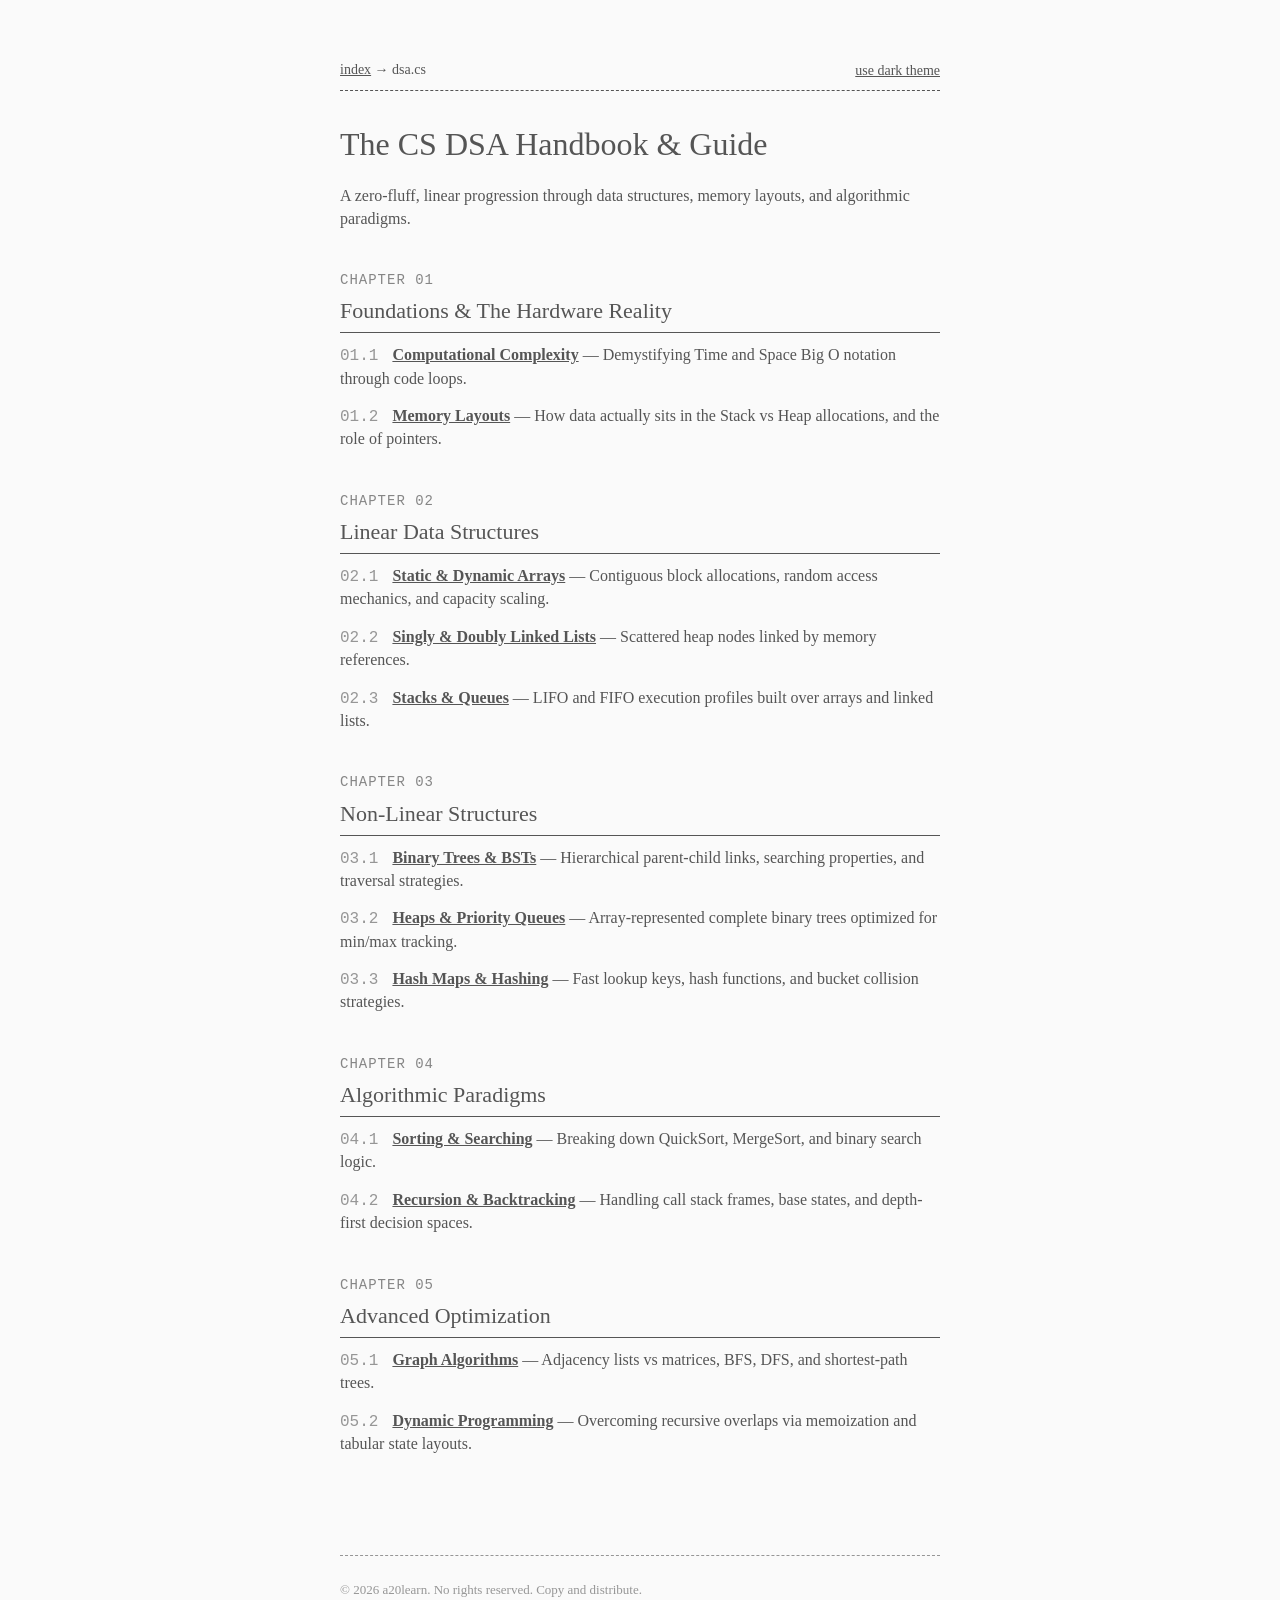
<file: src/index.html>
<!DOCTYPE html>
<html lang="en">

<head>
  <meta charset="UTF-8">
  <meta name="viewport" content="width=device-width, initial-scale=1.0">
  <title>Data Structures & Algorithms — a20learn</title>
  <!-- Points up one directory level to your shared core assets -->
  <link rel="stylesheet" href="assets/style.css">
  <style>
    /* Specific internal adjustments for reading a textbook syllabus */
    .phase-title {
      font-family: monospace;
      font-size: 14px;
      letter-spacing: 1px;
      margin-top: 40px;
      opacity: 0.7;
      text-transform: uppercase;
    }

    .syllabus-section h3 {
      margin-top: 5px;
      font-size: 22px;
      border-bottom: 1px solid var(--greyish);
      padding-bottom: 5px;
    }

    .chapter-list {
      list-style: none;
      padding-left: 0;
    }

    .chapter-list li {
      margin-bottom: 15px;
      line-height: 1.4;
    }

    .chapter-num {
      font-family: monospace;
      margin-right: 10px;
      opacity: 0.6;
    }
  </style>
</head>

<body>

  <header>
    <button class="theme-toggle" id="themeToggle">use dark theme</button>
    <nav style="font-size: 14px; margin-bottom: 30px;">
      <a href="http://a20learn.com">index</a> &rarr; <span>dsa.cs</span>
    </nav>
    <h1>The CS DSA Handbook & Guide</h1>
    <p>A zero-fluff, linear progression through data structures, memory layouts, and algorithmic paradigms.</p>
  </header>

  <main>
    <div id="syllabus">

      <!-- Chapter 01 -->
      <section class="syllabus-section">
        <div class="phase-title">Chapter 01</div>
        <h3>Foundations & The Hardware Reality</h3>
        <ul class="chapter-list">
          <li>
            <span class="chapter-num">01.1</span>
            <strong><a href="/01-1-computational-complexity">Computational Complexity</a></strong> — Demystifying Time
            and Space
            Big O notation through code loops.
          </li>
          <li>
            <span class="chapter-num">01.2</span>
            <strong><a href="book.html?ch=01-memory">Memory Layouts</a></strong> — How data actually sits in the Stack
            vs Heap allocations, and the role of pointers.
          </li>
        </ul>
      </section>

      <!-- Chapter 02 -->
      <section class="syllabus-section">
        <div class="phase-title">Chapter 02</div>
        <h3>Linear Data Structures</h3>
        <ul class="chapter-list">
          <li>
            <span class="chapter-num">02.1</span>
            <strong><a href="book.html?ch=02-arrays">Static & Dynamic Arrays</a></strong> — Contiguous block
            allocations, random access mechanics, and capacity scaling.
          </li>
          <li>
            <span class="chapter-num">02.2</span>
            <strong><a href="book.html?ch=02-linked-lists">Singly & Doubly Linked Lists</a></strong> — Scattered heap
            nodes linked by memory references.
          </li>
          <li>
            <span class="chapter-num">02.3</span>
            <strong><a href="/02-3-stacks-queues">Stacks & Queues</a></strong> — LIFO and FIFO execution
            profiles built over arrays and linked lists.
          </li>
        </ul>
      </section>

      <!-- Chapter 03 -->
      <section class="syllabus-section">
        <div class="phase-title">Chapter 03</div>
        <h3>Non-Linear Structures</h3>
        <ul class="chapter-list">
          <li>
            <span class="chapter-num">03.1</span>
            <strong><a href="book.html?ch=03-binary-trees">Binary Trees & BSTs</a></strong> — Hierarchical parent-child
            links, searching properties, and traversal strategies.
          </li>
          <li>
            <span class="chapter-num">03.2</span>
            <strong><a href="book.html?ch=03-heaps">Heaps & Priority Queues</a></strong> — Array-represented complete
            binary trees optimized for min/max tracking.
          </li>
          <li>
            <span class="chapter-num">03.3</span>
            <strong><a href="book.html?ch=03-hashing">Hash Maps & Hashing</a></strong> — Fast lookup keys, hash
            functions, and bucket collision strategies.
          </li>
        </ul>
      </section>

      <!-- Chapter 04 -->
      <section class="syllabus-section">
        <div class="phase-title">Chapter 04</div>
        <h3>Algorithmic Paradigms</h3>
        <ul class="chapter-list">
          <li>
            <span class="chapter-num">04.1</span>
            <strong><a href="book.html?ch=04-sorting">Sorting & Searching</a></strong> — Breaking down QuickSort,
            MergeSort, and binary search logic.
          </li>
          <li>
            <span class="chapter-num">04.2</span>
            <strong><a href="book.html?ch=04-recursion">Recursion & Backtracking</a></strong> — Handling call stack
            frames, base states, and depth-first decision spaces.
          </li>
        </ul>
      </section>

      <!-- Chapter 05 -->
      <section class="syllabus-section">
        <div class="phase-title">Chapter 05</div>
        <h3>Advanced Optimization</h3>
        <ul class="chapter-list">
          <li>
            <span class="chapter-num">05.1</span>
            <strong><a href="book.html?ch=05-graphs">Graph Algorithms</a></strong> — Adjacency lists vs matrices, BFS,
            DFS, and shortest-path trees.
          </li>
          <li>
            <span class="chapter-num">05.2</span>
            <strong><a href="book.html?ch=05-dynamic-programming">Dynamic Programming</a></strong> — Overcoming
            recursive overlaps via memoization and tabular state layouts.
          </li>
        </ul>
      </section>

    </div>
  </main>

  <footer>
    <p>&copy; 2026 a20learn. No rights reserved. Copy and distribute.</p>
  </footer>

  <!-- Points up one directory level to reuse your global script logic -->
  <script src="assets/main.js"></script>
</body>

</html>
</file>
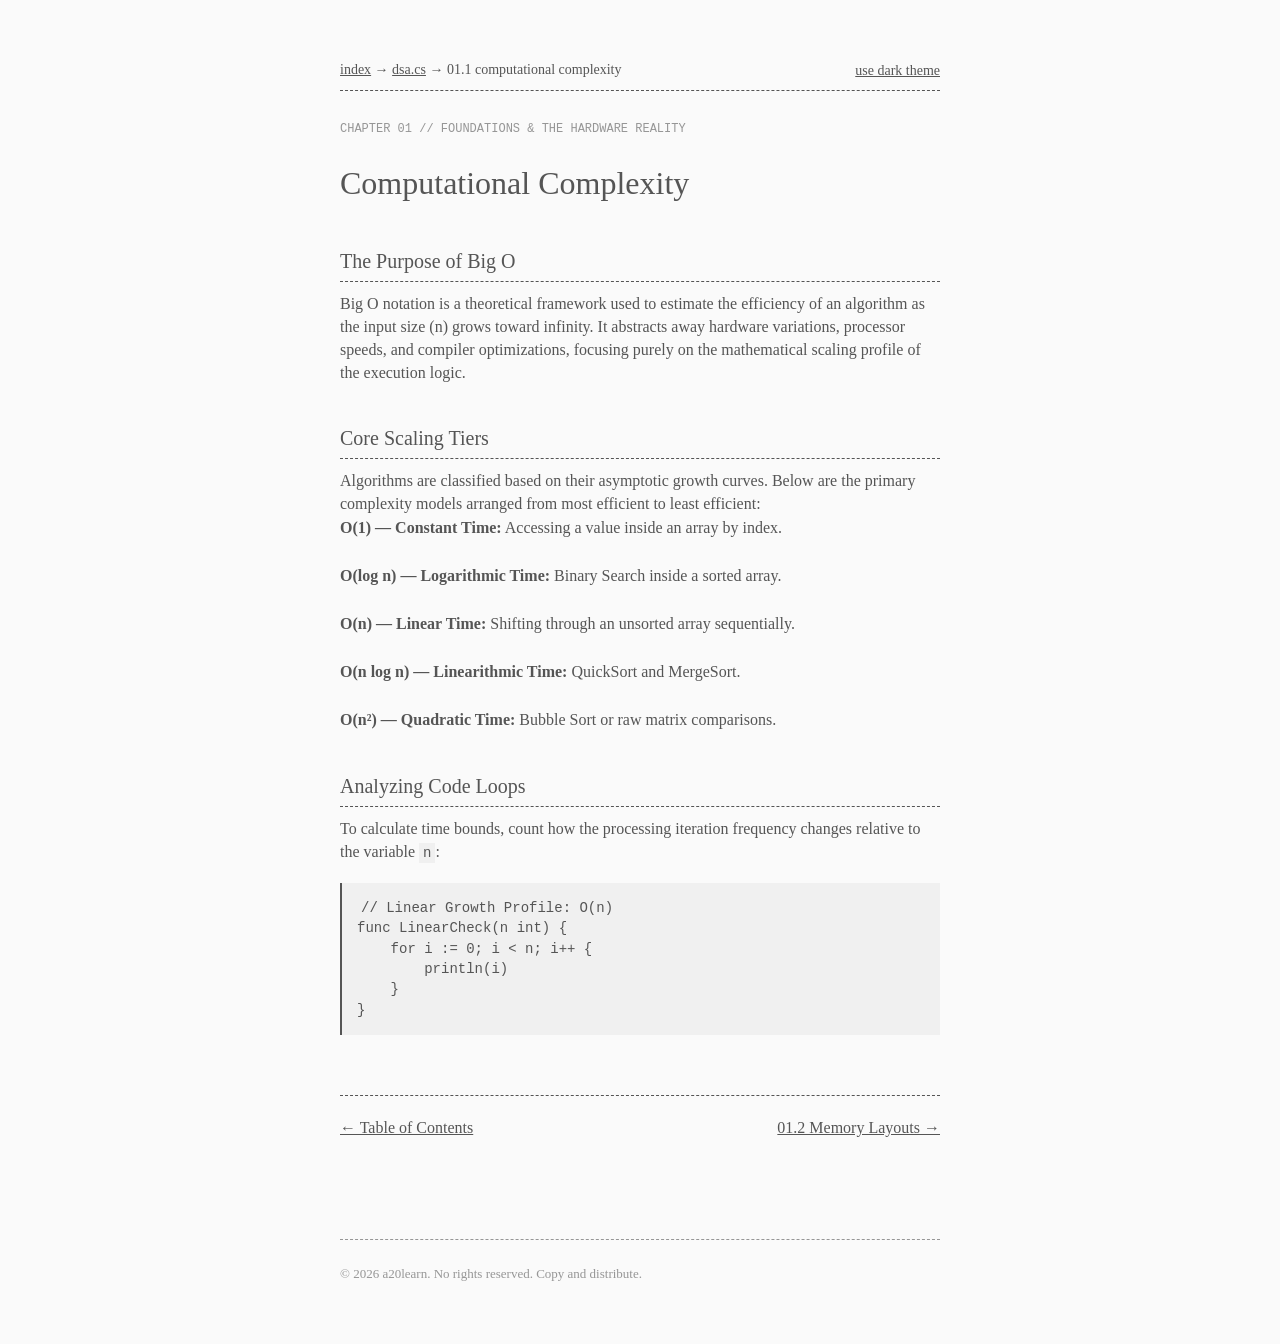
<file: src/01-1-computational-complexity/index.html>
<!DOCTYPE html>
<html lang="en">

<head>
  <meta charset="UTF-8">
  <meta name="viewport" content="width=device-width, initial-scale=1.0">
  <title>Computational Complexity — a20learn</title>
  <link rel="stylesheet" href="../assets/style.css">
</head>

<body>

  <header>
    <button class="theme-toggle" id="themeToggle">use dark theme</button>
    <nav>
      <a href="http://a20learn.com">index</a> &rarr;
      <a href="index.html">dsa.cs</a> &rarr;
      <span>01.1 computational complexity</span>
    </nav>
    <div class="phase-indicator">Chapter 01 // Foundations & The Hardware Reality</div>
    <h1>Computational Complexity</h1>
  </header>

  <main>
    <h2>The Purpose of Big O</h2>
    <p>Big O notation is a theoretical framework used to estimate the efficiency of an algorithm as the input size (n)
      grows toward infinity. It abstracts away hardware variations, processor speeds, and compiler optimizations,
      focusing purely on the mathematical scaling profile of the execution logic.</p>

    <h2>Core Scaling Tiers</h2>
    <p>Algorithms are classified based on their asymptotic growth curves. Below are the primary complexity models
      arranged from most efficient to least efficient:</p>

    <ul>
      <li><strong>O(1) — Constant Time:</strong> Accessing a value inside an array by index.</li>
      <li><strong>O(log n) — Logarithmic Time:</strong> Binary Search inside a sorted array.</li>
      <li><strong>O(n) — Linear Time:</strong> Shifting through an unsorted array sequentially.</li>
      <li><strong>O(n log n) — Linearithmic Time:</strong> QuickSort and MergeSort.</li>
      <li><strong>O(n²) — Quadratic Time:</strong> Bubble Sort or raw matrix comparisons.</li>
    </ul>

    <h2>Analyzing Code Loops</h2>
    <p>To calculate time bounds, count how the processing iteration frequency changes relative to the variable
      <code>n</code>:
    </p>

    <pre><code>// Linear Growth Profile: O(n)
func LinearCheck(n int) {
    for i := 0; i < n; i++ {
        println(i)
    }
}</code></pre>
  </main>

  <nav class="chapter-nav">
    <a href="/" id="prevLink">&larr; Table of Contents</a>
    <a href="#" id="nextLink">01.2 Memory Layouts &rarr;</a>
  </nav>

  <footer>
    <p>&copy; 2026 a20learn. No rights reserved. Copy and distribute.</p>
  </footer>

  <script src="../assets/main.js"></script>
  <script>
    document.addEventListener('keydown', (e) => {
      if (e.key === 'ArrowRight') window.location.href = "01-memory.html";
      if (e.key === 'ArrowLeft') window.location.href = "index.html";
    });
  </script>
</body>

</html>
</file>
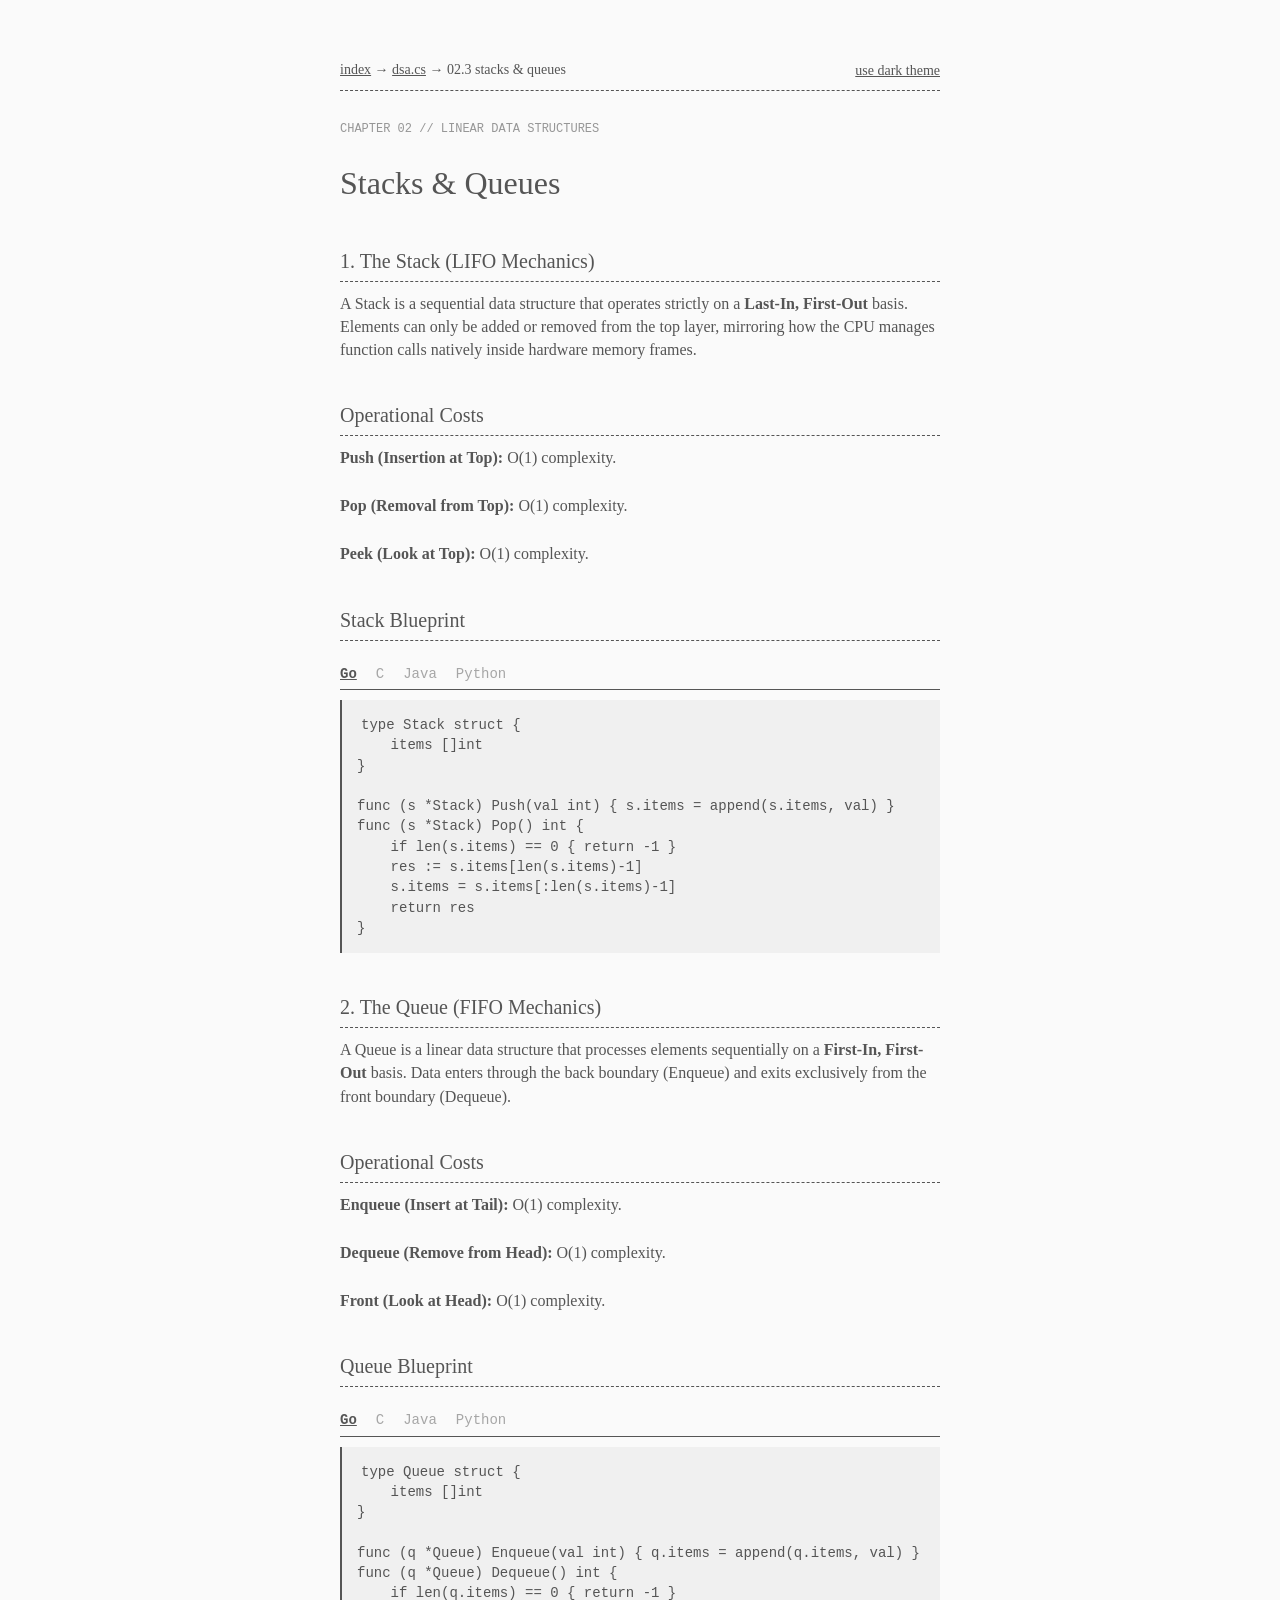
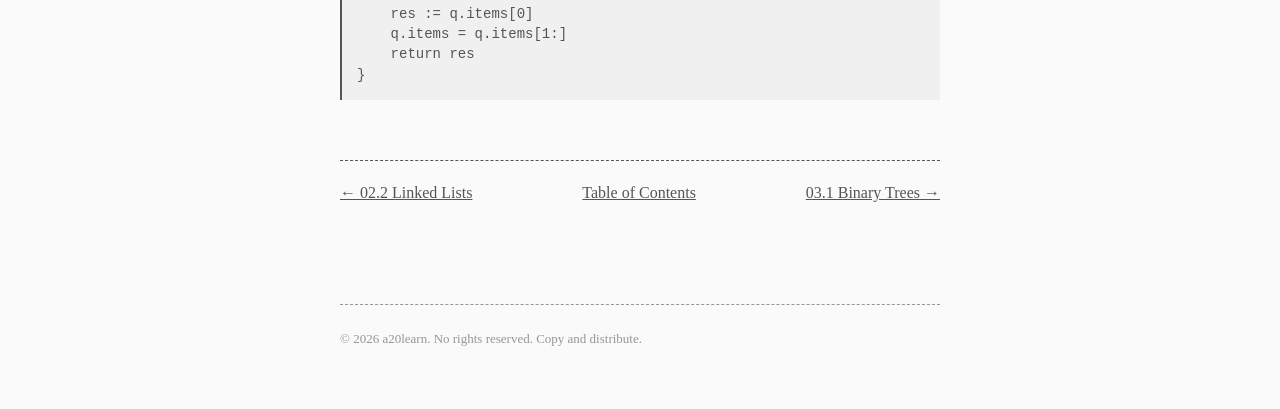
<file: src/02-3-stacks-queues/index.html>
<!DOCTYPE html>
<html lang="en">

<head>
  <meta charset="UTF-8">
  <meta name="viewport" content="width=device-width, initial-scale=1.0">
  <title>Stacks & Queues — a20learn</title>
  <link rel="stylesheet" href="../assets/style.css">
</head>

<body>

  <header>
    <button class="theme-toggle" id="themeToggle">use dark theme</button>
    <nav>
      <a href="http://a20learn.com">index</a> &rarr;
      <a href="index.html">dsa.cs</a> &rarr;
      <span>02.3 stacks & queues</span>
    </nav>
    <div class="phase-indicator">Chapter 02 // Linear Data Structures</div>
    <h1>Stacks & Queues</h1>
  </header>

  <main>
    <h2>1. The Stack (LIFO Mechanics)</h2>
    <p>A Stack is a sequential data structure that operates strictly on a <strong>Last-In, First-Out</strong> basis.
      Elements can only be added or removed from the top layer, mirroring how the CPU manages function calls natively
      inside hardware memory frames.</p>

    <h2>Operational Costs</h2>
    <ul>
      <li><strong>Push (Insertion at Top):</strong> O(1) complexity.</li>
      <li><strong>Pop (Removal from Top):</strong> O(1) complexity.</li>
      <li><strong>Peek (Look at Top):</strong> O(1) complexity.</li>
    </ul>

    <h2>Stack Blueprint</h2>
    <div class="code-tabs">
      <input type="radio" name="stack-lang-select" id="stack-go" checked>
      <input type="radio" name="stack-lang-select" id="stack-c">
      <input type="radio" name="stack-lang-select" id="stack-java">
      <input type="radio" name="stack-lang-select" id="stack-py">

      <div class="tab-labels">
        <label for="stack-go">Go</label>
        <label for="stack-c">C</label>
        <label for="stack-java">Java</label>
        <label for="stack-py">Python</label>
      </div>

      <div class="tab-content content-stack-go">
        <pre><code>type Stack struct {
    items []int
}

func (s *Stack) Push(val int) { s.items = append(s.items, val) }
func (s *Stack) Pop() int {
    if len(s.items) == 0 { return -1 }
    res := s.items[len(s.items)-1]
    s.items = s.items[:len(s.items)-1]
    return res
}</code></pre>
      </div>

      <div class="tab-content content-stack-c">
        <pre><code>#define MAX 100
struct Stack {
    int top;
    int items[MAX];
};

void push(struct Stack* s, int val) {
    if (s->top < MAX - 1) s->items[++(s->top)] = val;
}
int pop(struct Stack* s) {
    return (s->top == -1) ? -1 : s->items[(s->top)--];
}</code></pre>
      </div>

      <div class="tab-content content-stack-java">
        <pre><code>import java.util.ArrayList;

class Stack {
    private ArrayList&lt;Integer&gt; items = new ArrayList&lt;&gt;();

    public void push(int val) { items.add(val); }
    public int pop() {
        if (items.isEmpty()) return -1;
        return items.remove(items.size() - 1);
    }
}</code></pre>
      </div>

      <div class="tab-content content-stack-py">
        <pre><code>class Stack:
    def __init__(self):
        self.items = []

    def push(self, val):
        self.items.append(val)

    def pop(self):
        return self.items.pop() if self.items else -1</code></pre>
      </div>
    </div>

    <h2>2. The Queue (FIFO Mechanics)</h2>
    <p>A Queue is a linear data structure that processes elements sequentially on a <strong>First-In, First-Out</strong>
      basis. Data enters through the back boundary (Enqueue) and exits exclusively from the front boundary (Dequeue).
    </p>

    <h2>Operational Costs</h2>
    <ul>
      <li><strong>Enqueue (Insert at Tail):</strong> O(1) complexity.</li>
      <li><strong>Dequeue (Remove from Head):</strong> O(1) complexity.</li>
      <li><strong>Front (Look at Head):</strong> O(1) complexity.</li>
    </ul>

    <h2>Queue Blueprint</h2>
    <div class="code-tabs">
      <input type="radio" name="queue-lang-select" id="queue-go" checked>
      <input type="radio" name="queue-lang-select" id="queue-c">
      <input type="radio" name="queue-lang-select" id="queue-java">
      <input type="radio" name="queue-lang-select" id="queue-py">

      <div class="tab-labels">
        <label for="queue-go">Go</label>
        <label for="queue-c">C</label>
        <label for="queue-java">Java</label>
        <label for="queue-py">Python</label>
      </div>

      <div class="tab-content content-queue-go">
        <pre><code>type Queue struct {
    items []int
}

func (q *Queue) Enqueue(val int) { q.items = append(q.items, val) }
func (q *Queue) Dequeue() int {
    if len(q.items) == 0 { return -1 }
    res := q.items[0]
    q.items = q.items[1:]
    return res
}</code></pre>
      </div>

      <div class="tab-content content-queue-c">
        <pre><code>#define MAX 100
struct Queue {
    int front, rear;
    int items[MAX];
};

void enqueue(struct Queue* q, int val) {
    if (q->rear < MAX - 1) q->items[++(q->rear)] = val;
}
int dequeue(struct Queue* q) {
    if (q->front > q->rear) return -1;
    return q->items[(q->front)++];
}</code></pre>
      </div>

      <div class="tab-content content-queue-java">
        <pre><code>import java.util.LinkedList;

class Queue {
    private LinkedList&lt;Integer&gt; items = new LinkedList&lt;&gt;();

    public void enqueue(int val) { items.addLast(val); }
    public int dequeue() {
        return items.isEmpty() ? -1 : items.removeFirst();
    }
}</code></pre>
      </div>

      <div class="tab-content content-queue-py">
        <pre><code>from collections import deque

class Queue:
    def __init__(self):
        self.items = deque()

    def enqueue(self, val):
        self.items.append(val)

    def dequeue(self):
        return self.items.popleft() if self.items else -1</code></pre>
      </div>
    </div>
  </main>

  <nav class="chapter-nav">
    <a href="02-linked-lists.html" id="prevLink">&larr; 02.2 Linked Lists</a>
    <a href="index.html" id="tocLink">Table of Contents</a>
    <a href="03-binary-trees.html" id="nextLink">03.1 Binary Trees &rarr;</a>
  </nav>

  <footer>
    <p>&copy; 2026 a20learn. No rights reserved. Copy and distribute.</p>
  </footer>

  <script src="../assets/main.js"></script>
  <script>
    document.addEventListener('keydown', (e) => {
      if (e.key === 'ArrowRight') window.location.href = "03-binary-trees.html";
      if (e.key === 'ArrowLeft') window.location.href = "02-linked-lists.html";
    });
  </script>
</body>

</html>
</file>
<file: src/assets/style.css>
/* Two-tone color system: Whitish and Greyish */
:root {
  --whitish: #fafafa;
  --greyish: #555555;
  --container-bg: #f0f0f0;
}

[data-theme="dark"] {
  --whitish: #222222;
  --greyish: #cccccc;
  --container-bg: #262626;
}

body {
  max-width: 600px;
  margin: 60px auto;
  padding: 0 20px;
  font: 16px/1.45 georgia, serif;
  color: var(--greyish);
  background-color: var(--whitish);
}

h1,
h2,
h3 {
  color: var(--greyish);
  font-weight: normal;
  margin-bottom: 0.5em;
}

h2 {
  margin-top: 40px;
  border-bottom: 1px dashed var(--greyish);
  padding-bottom: 5px;
  font-size: 20px;
}

a {
  color: var(--greyish);
  text-decoration: underline;
}

a:hover {
  color: var(--greyish);
  opacity: 0.7;
}

header {
  margin-bottom: 40px;
}

.theme-toggle {
  background: none;
  border: none;
  color: var(--greyish);
  cursor: pointer;
  font-family: inherit;
  font-size: 14px;
  text-decoration: underline;
  padding: 0;
  margin-top: 3px;
  float: right;
}

/* Minimalist Search Styling */
.search-container {
  margin-bottom: 20px;
}

.search-input {
  width: 100%;
  padding: 10px 0;
  font-family: inherit;
  font-size: 16px;
  color: var(--greyish);
  background-color: transparent;
  border: none;
  border-bottom: 1px solid var(--greyish);
  outline: none;
}

.search-input::placeholder {
  color: var(--greyish);
  opacity: 0.5;
}

ul {
  list-style: none;
  padding: 0;
  margin: 0;
}

li {
  margin-bottom: 25px;
}

p {
  margin: 5px 0 0 0;
}

footer {
  margin-top: 100px;
  font-size: 13px;
  border-top: 1px dashed var(--greyish);
  padding-top: 20px;
  opacity: 0.6;
}

/* ------------------------------------------------------------- */
/* Chapter Specific Styles (Recycled Across All Subdomain Files) */
/* ------------------------------------------------------------- */

header nav {
  font-size: 14px;
  margin-bottom: 30px;
  border-bottom: 1px dashed var(--greyish);
  padding-bottom: 10px;
}

.phase-indicator {
  font-family: monospace;
  font-size: 12px;
  opacity: 0.6;
  text-transform: uppercase;
  margin-bottom: 5px;
}

pre {
  background-color: var(--container-bg);
  padding: 15px;
  overflow-x: auto;
  font-family: monospace;
  font-size: 14px;
  border-left: 2px solid var(--greyish);
  margin: 20px 0;
}

code {
  font-family: monospace;
  background-color: var(--container-bg);
  padding: 2px 4px;
  font-size: 14px;
}

.chapter-nav {
  margin-top: 60px;
  padding-top: 20px;
  border-top: 1px dashed var(--greyish);
  display: flex;
  justify-content: space-between;
}

/* Specific internal adjustments for reading a textbook syllabus index */
.chapter-list {
  list-style: none;
  padding-left: 0;
}

.chapter-list li {
  margin-bottom: 15px;
  line-height: 1.4;
}

.chapter-num {
  font-family: monospace;
  margin-right: 10px;
  opacity: 0.6;
}

/* ------------------------------------------------------------- */
/* Multi-Language Code Tabs (CSS-Only Radio Toggle Engine)        */
/* ------------------------------------------------------------- */

/* Hide the native radio input bubbles entirely */
.code-tabs input[type="radio"] {
  display: none;
}

/* Linear tab selector header bar */
.tab-labels {
  margin-top: 20px;
  border-bottom: 1px solid var(--greyish);
  padding-bottom: 5px;
}

.tab-labels label {
  margin-right: 15px;
  cursor: pointer;
  font-family: monospace;
  font-size: 14px;
  opacity: 0.5;
}

/* Hover feedback state */
.tab-labels label:hover {
  opacity: 0.8;
}

/* Active Selection Highlight Engine for Stack Controls */
#stack-go:checked~.tab-labels label[for="stack-go"],
#stack-c:checked~.tab-labels label[for="stack-c"],
#stack-java:checked~.tab-labels label[for="stack-java"],
#stack-py:checked~.tab-labels label[for="stack-py"],
/* Active Selection Highlight Engine for Queue Controls */
#queue-go:checked~.tab-labels label[for="queue-go"],
#queue-c:checked~.tab-labels label[for="queue-c"],
#queue-java:checked~.tab-labels label[for="queue-java"],
#queue-py:checked~.tab-labels label[for="queue-py"],
/* Active Selection Highlight Engine for Generic Code Tabs */
#lang-go:checked~.tab-labels label[for="lang-go"],
#lang-c:checked~.tab-labels label[for="lang-c"],
#lang-java:checked~.tab-labels label[for="lang-java"],
#lang-py:checked~.tab-labels label[for="lang-py"] {
  opacity: 1;
  font-weight: bold;
  text-decoration: underline;
}

/* Hide all code content blocks by default */
.code-tabs .tab-content {
  display: none;
}

/* Content Visibility Engine based on Checked Radio States */
#stack-go:checked~.content-stack-go,
#stack-c:checked~.content-stack-c,
#stack-java:checked~.content-stack-java,
#stack-py:checked~.content-stack-py,
#queue-go:checked~.content-queue-go,
#queue-c:checked~.content-queue-c,
#queue-java:checked~.content-queue-java,
#queue-py:checked~.content-queue-py,
#lang-go:checked~.content-go,
#lang-c:checked~.content-c,
#lang-java:checked~.content-java,
#lang-py:checked~.content-py {
  display: block;
}

/* Clean up margin spacing so pre boxes sit flush against the tab header bar */
.code-tabs pre {
  margin-top: 10px;
}
</file>
